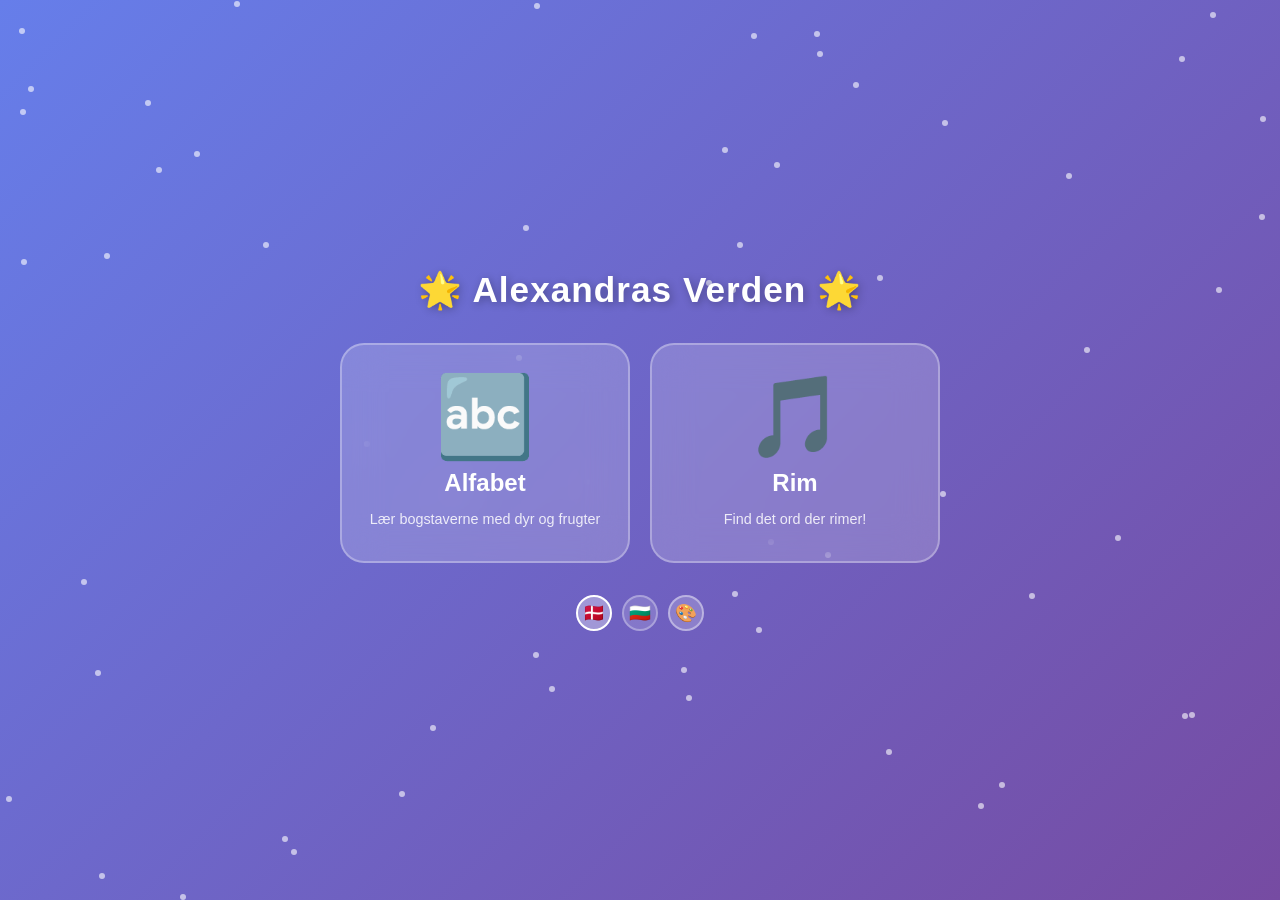
<file: index.html>
<!DOCTYPE html>
<html lang="da">
<head>
  <meta charset="UTF-8">
  <meta name="viewport" content="width=device-width, initial-scale=1.0">
  <title>Alexandras Verden 🌟</title>
  <link rel="stylesheet" href="style.css">
  <style>
    .launcher {
      display: flex;
      flex-direction: column;
      align-items: center;
      justify-content: center;
      flex: 1;
      gap: 32px;
      padding: 20px;
    }

    .launcher h1 {
      font-size: clamp(1.4rem, 5vw, 2.2rem);
      color: #fff;
      text-shadow: 2px 2px 8px rgba(0,0,0,0.3);
      letter-spacing: 1px;
      text-align: center;
    }

    .app-grid {
      display: grid;
      grid-template-columns: 1fr 1fr;
      gap: 20px;
      width: 100%;
      max-width: 600px;
    }

    .app-card {
      background: rgba(255,255,255,0.18);
      backdrop-filter: blur(20px);
      border: 2px solid rgba(255,255,255,0.3);
      border-radius: 24px;
      padding: 32px 20px;
      text-align: center;
      cursor: pointer;
      text-decoration: none;
      color: white;
      transition: transform 0.2s, box-shadow 0.2s, background 0.2s;
      display: flex;
      flex-direction: column;
      align-items: center;
      gap: 12px;
    }

    .app-card:hover {
      transform: translateY(-8px) scale(1.03);
      box-shadow: 0 20px 40px rgba(0,0,0,0.25);
      background: rgba(255,255,255,0.28);
    }

    .app-card:active { transform: scale(0.97); }

    .app-icon  { font-size: clamp(3rem, 10vw, 5rem); line-height: 1; }
    .app-title { font-size: clamp(1.1rem, 3vw, 1.5rem); font-weight: 800; }
    .app-desc  { font-size: clamp(0.75rem, 2vw, 0.9rem); opacity: 0.85; line-height: 1.4; }

    @media (max-width: 400px) {
      .app-grid { grid-template-columns: 1fr; }
    }
  </style>
</head>
<body>

<div class="stars" id="stars"></div>

<div class="container">
  <div class="launcher">
    <h1 id="launcherTitle">🌟 Alexandras Verden 🌟</h1>

    <div class="app-grid">
      <a class="app-card" href="alphabet.html">
        <div class="app-icon">🔤</div>
        <div class="app-title" id="titleAlphabet">Alfabet</div>
        <div class="app-desc" id="descAlphabet">Lær bogstaverne med dyr og frugter</div>
      </a>
      <a class="app-card" href="rhyme.html">
        <div class="app-icon">🎵</div>
        <div class="app-title" id="titleRhyme">Rim</div>
        <div class="app-desc" id="descRhyme">Find det ord der rimer!</div>
      </a>
    </div>

    <div style="display:flex;gap:10px;align-items:center;">
      <button class="lang-btn active" data-lang="da">🇩🇰</button>
      <button class="lang-btn" data-lang="bg">🇧🇬</button>
      <button class="theme-toggle-btn" id="themeToggle" title="Tema">🎨</button>
      <div class="theme-popup" id="themePicker"></div>
    </div>
  </div>
</div>

<script>
  // Stars
  const starsEl = document.getElementById('stars');
  for (let i = 0; i < 60; i++) {
    const s = document.createElement('div');
    s.className = 'star';
    s.style.left = Math.random() * 100 + 'vw';
    s.style.top  = Math.random() * 100 + 'vh';
    s.style.animationDelay = Math.random() * 3 + 's';
    s.style.animationDuration = (1.5 + Math.random() * 2) + 's';
    starsEl.appendChild(s);
  }

  // Themes
  const THEMES = [
    { a: '#667eea', b: '#764ba2' },
    { a: '#f7971e', b: '#e040a0' },
    { a: '#2193b0', b: '#6dd5ed' },
    { a: '#11998e', b: '#38ef7d' },
    { a: '#f953c6', b: '#b91d73' },
  ];

  function applyTheme(idx) {
    const t = THEMES[idx];
    document.body.style.background = `linear-gradient(135deg, ${t.a} 0%, ${t.b} 100%)`;
    document.querySelectorAll('.theme-dot').forEach((d, i) => d.classList.toggle('active', i === idx));
    localStorage.setItem('theme', idx);
  }

  const picker = document.getElementById('themePicker');
  THEMES.forEach((t, i) => {
    const dot = document.createElement('button');
    dot.className = 'theme-dot';
    dot.title = i;
    dot.style.background = `linear-gradient(135deg, ${t.a}, ${t.b})`;
    dot.addEventListener('click', () => { applyTheme(i); picker.classList.remove('open'); });
    picker.appendChild(dot);
  });
  applyTheme(parseInt(localStorage.getItem('theme') || '0', 10));

  const themeToggle = document.getElementById('themeToggle');
  themeToggle.addEventListener('click', () => {
    const isOpen = picker.classList.contains('open');
    picker.classList.toggle('open');
    if (!isOpen) {
      const rect = themeToggle.getBoundingClientRect();
      picker.style.top   = (rect.bottom + 8) + 'px';
      picker.style.right = (window.innerWidth - rect.right) + 'px';
    }
  });
  document.addEventListener('click', e => {
    if (!themeToggle.contains(e.target) && !picker.contains(e.target))
      picker.classList.remove('open');
  });

  // Language
  const STRINGS = {
    da: {
      launcher: '🌟 Alexandras Verden 🌟',
      titleAlphabet: 'Alfabet',
      descAlphabet: 'Lær bogstaverne med dyr og frugter',
      titleRhyme: 'Rim',
      descRhyme: 'Find det ord der rimer!',
    },
    bg: {
      launcher: '🌟 Светът на Александра 🌟',
      titleAlphabet: 'Азбука',
      descAlphabet: 'Научи буквите с животни и плодове',
      titleRhyme: 'Рими',
      descRhyme: 'Намери думата, която се римува!',
    },
  };

  function setLang(code) {
    localStorage.setItem('lang', code);
    document.documentElement.lang = code;
    const s = STRINGS[code];
    document.getElementById('launcherTitle').textContent = s.launcher;
    document.getElementById('titleAlphabet').textContent = s.titleAlphabet;
    document.getElementById('descAlphabet').textContent  = s.descAlphabet;
    document.getElementById('titleRhyme').textContent    = s.titleRhyme;
    document.getElementById('descRhyme').textContent     = s.descRhyme;
    document.querySelectorAll('.lang-btn').forEach(b =>
      b.classList.toggle('active', b.dataset.lang === code));
  }

  document.querySelectorAll('.lang-btn').forEach(btn =>
    btn.addEventListener('click', () => setLang(btn.dataset.lang)));

  setLang(localStorage.getItem('lang') || 'da');
</script>
</body>
</html>
</file>
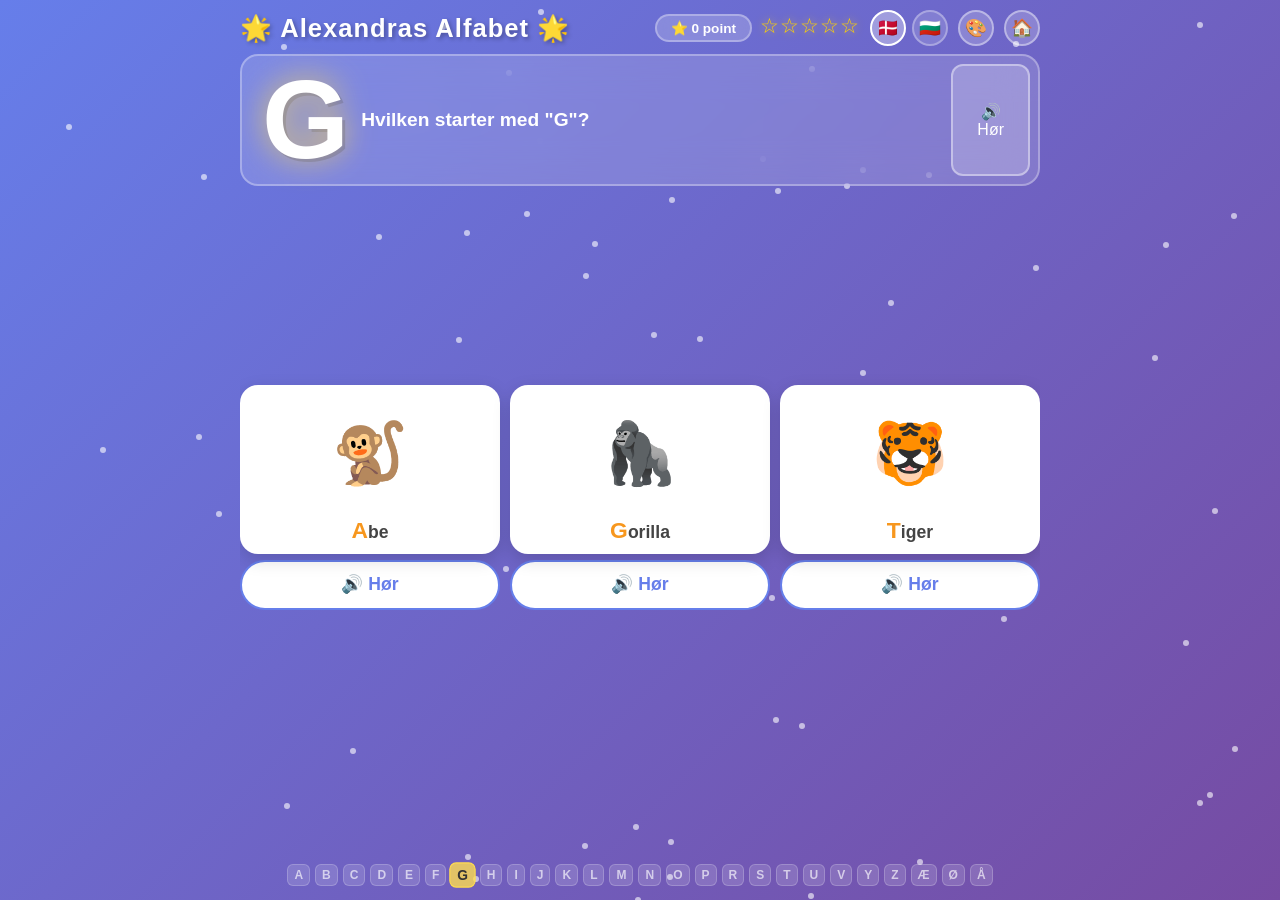
<file: alphabet.html>
<!DOCTYPE html>
<html lang="da">
<head>
  <meta charset="UTF-8">
  <meta name="viewport" content="width=device-width, initial-scale=1.0">
  <title>Alexandras Alfabet Eventyr 🌟</title>
  <link rel="stylesheet" href="style.css">
</head>
<body>

<div class="stars" id="stars"></div>
<div class="confetti-container" id="confetti"></div>
<div class="milestone-overlay" id="milestone"></div>

<div class="container">
  <header>
    <h1 id="appTitle">🌟 Alexandras Alfabet 🌟</h1>
    <div style="display:flex;align-items:center;gap:10px;flex-shrink:0;">
      <div class="score-bar">
        <div class="score-chip">⭐ <span id="score">0</span> <span id="pointsLabel">point</span></div>
        <div class="streak-stars" id="streakStars">☆☆☆☆☆</div>
      </div>
      <div style="display:flex;gap:6px;align-items:center;flex-shrink:0;">
        <button class="lang-btn active" data-lang="da">🇩🇰</button>
        <button class="lang-btn" data-lang="bg">🇧🇬</button>
      </div>
      <button class="theme-toggle-btn" id="themeToggle" title="Vælg farvetema">🎨</button>
      <div class="theme-popup" id="themePicker"></div>
      <a href="index.html" class="back-btn" title="Hjem">🏠</a>
    </div>
  </header>

  <div class="question-card">
    <div class="letter-display" id="letterDisplay" title="Tryk for at høre bogstavet">A</div>
    <div class="question-right">
      <div class="question-text" id="questionText">Hvilken starter med "A"?</div>
    </div>
    <button class="hint-btn" id="hintBtn" onclick="playLetter()">🔊<br>Hør</button>
  </div>

  <div class="choices" id="choices"></div>

  <div class="feedback" id="feedback"></div>
  <div class="alphabet-strip" id="alphabetStrip"></div>
</div>

<script src="app.js"></script>
</body>
</html>
</file>
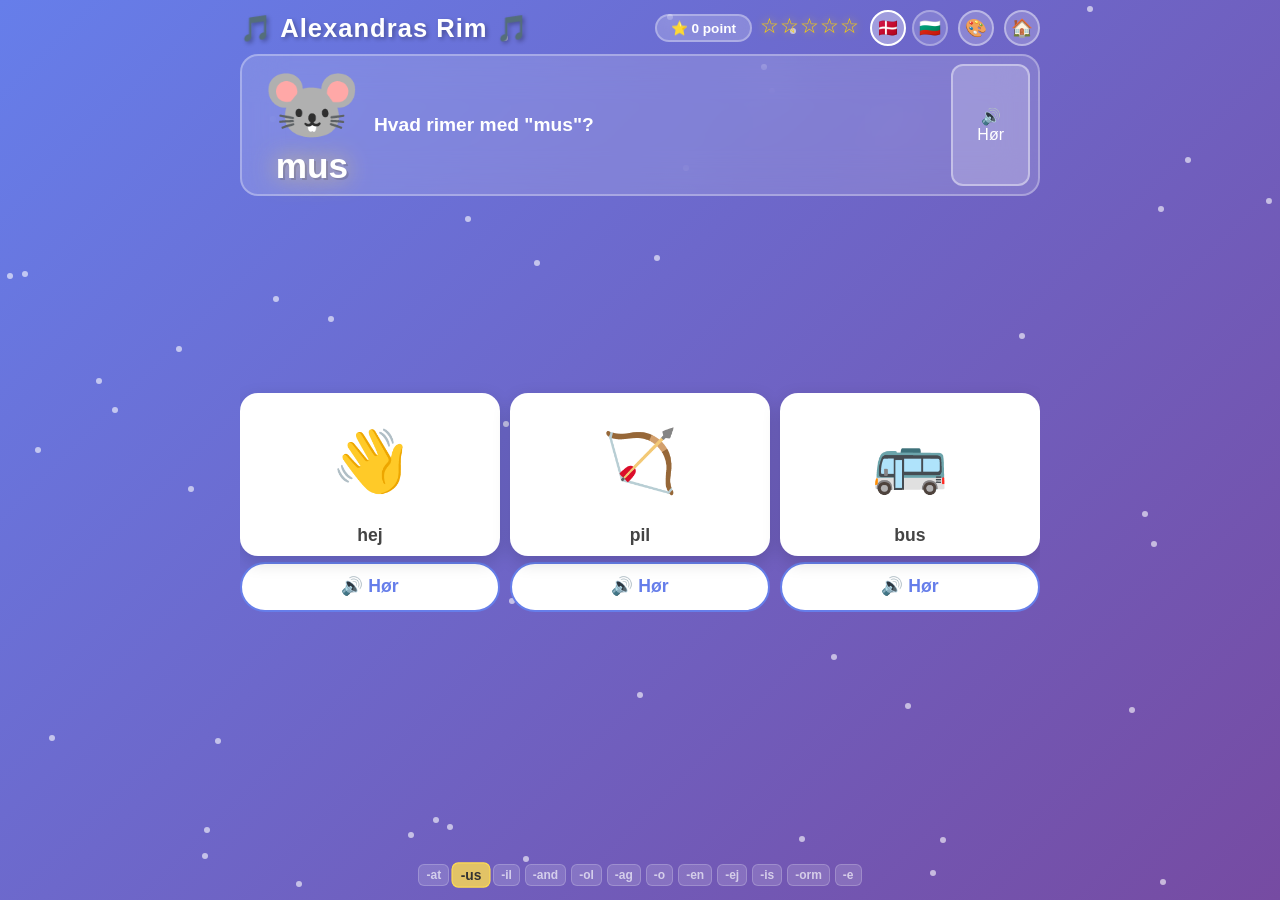
<file: rhyme.html>
<!DOCTYPE html>
<html lang="da">
<head>
  <meta charset="UTF-8">
  <meta name="viewport" content="width=device-width, initial-scale=1.0">
  <title>Alexandras Rim 🎵</title>
  <link rel="stylesheet" href="style.css">
  <style>
    .rhyme-question {
      display: flex;
      flex-direction: column;
      align-items: center;
      justify-content: center;
      gap: 2px;
      flex-shrink: 0;
      min-width: 90px;
    }

    .rhyme-q-emoji {
      font-size: clamp(3rem, 10vw, 5rem);
      line-height: 1;
    }

    .rhyme-q-word {
      font-size: clamp(1.4rem, 4.5vw, 2.2rem);
      font-weight: 900;
      color: #fff;
      text-shadow: 0 0 24px rgba(255,220,80,0.8), 2px 2px 0 rgba(0,0,0,0.15);
    }

    .rhyme-strip {
      display: flex;
      flex-wrap: wrap;
      justify-content: center;
      gap: 5px;
      flex-shrink: 0;
      padding: 4px 2px;
    }

    .rhyme-chip {
      background: rgba(255,255,255,0.15);
      color: rgba(255,255,255,0.65);
      border-radius: 6px;
      padding: 3px 7px;
      font-size: 0.75rem;
      font-weight: bold;
      border: 1px solid rgba(255,255,255,0.2);
    }

    .rhyme-chip.done {
      background: rgba(100,220,100,0.4);
      color: white;
      border-color: rgba(100,220,100,0.6);
    }

    .rhyme-chip.current {
      background: rgba(255,220,80,0.8);
      color: #333;
      border-color: rgba(255,220,80,1);
      transform: scale(1.15);
    }

    @media (max-width: 480px) {
      .rhyme-chip { font-size: 0.65rem; padding: 2px 5px; }
      .rhyme-question { min-width: 70px; }
    }
  </style>
</head>
<body>

<div class="stars" id="stars"></div>
<div class="confetti-container" id="confetti"></div>
<div class="milestone-overlay" id="milestone"></div>

<div class="container">
  <header>
    <h1 id="appTitle">🎵 Alexandras Rim 🎵</h1>
    <div style="display:flex;align-items:center;gap:10px;flex-shrink:0;">
      <div class="score-bar">
        <div class="score-chip">⭐ <span id="score">0</span> <span id="pointsLabel">point</span></div>
        <div class="streak-stars" id="streakStars">☆☆☆☆☆</div>
      </div>
      <div style="display:flex;gap:6px;align-items:center;flex-shrink:0;">
        <button class="lang-btn active" data-lang="da">🇩🇰</button>
        <button class="lang-btn" data-lang="bg">🇧🇬</button>
      </div>
      <button class="theme-toggle-btn" id="themeToggle" title="Vælg farvetema">🎨</button>
      <div class="theme-popup" id="themePicker"></div>
      <a href="index.html" class="back-btn" title="Hjem">🏠</a>
    </div>
  </header>

  <div class="question-card">
    <div class="rhyme-question">
      <span class="rhyme-q-emoji" id="questionEmoji">🐱</span>
      <span class="rhyme-q-word"  id="questionWord">kat</span>
    </div>
    <div class="question-right">
      <div class="question-text" id="questionText">Hvad rimer med "kat"?</div>
    </div>
    <button class="hint-btn" id="hintBtn">🔊<br>Hør</button>
  </div>

  <div class="choices" id="choices"></div>

  <div class="feedback" id="feedback"></div>
  <div class="rhyme-strip" id="rhymeStrip"></div>
</div>

<script src="rhyme.js"></script>
</body>
</html>
</file>
<file: style.css>
* { box-sizing: border-box; margin: 0; padding: 0; }

:root {
  --grad-a: #667eea;
  --grad-b: #764ba2;
}

body {
  font-family: 'Segoe UI', Tahoma, Geneva, Verdana, sans-serif;
  background: linear-gradient(135deg, var(--grad-a) 0%, var(--grad-b) 100%);
  height: 100dvh;
  display: flex;
  flex-direction: column;
  align-items: center;
  padding: 10px 16px;
  transition: background 0.4s ease;
}

.stars {
  position: fixed;
  top: 0; left: 0;
  width: 100%; height: 100%;
  pointer-events: none;
  z-index: 0;
}

.star {
  position: absolute;
  width: 6px; height: 6px;
  background: white;
  border-radius: 50%;
  animation: twinkle 2s infinite alternate;
  opacity: 0.6;
}

@keyframes twinkle {
  from { opacity: 0.2; transform: scale(0.8); }
  to   { opacity: 0.9; transform: scale(1.2); }
}

.container {
  position: relative;
  z-index: 1;
  width: 100%;
  max-width: 800px;
  height: 100%;
  display: flex;
  flex-direction: column;
  gap: 8px;
  overflow: hidden;
}

header {
  display: flex;
  align-items: center;
  justify-content: space-between;
  flex-shrink: 0;
  flex-wrap: wrap;
  gap: 8px;
  width: 100%;
}

header h1 {
  font-size: clamp(1rem, 3.5vw, 1.6rem);
  color: #fff;
  text-shadow: 2px 2px 4px rgba(0,0,0,0.3);
  letter-spacing: 1px;
  white-space: nowrap;
}

.score-bar {
  display: flex;
  gap: 8px;
  flex-shrink: 0;
}

.score-chip {
  background: rgba(255,255,255,0.2);
  border-radius: 50px;
  padding: 4px 14px;
  color: white;
  font-size: 0.85rem;
  font-weight: bold;
  backdrop-filter: blur(10px);
  border: 2px solid rgba(255,255,255,0.3);
  white-space: nowrap;
}

.question-card {
  background: rgba(255,255,255,0.15);
  backdrop-filter: blur(20px);
  border-radius: 18px;
  border: 2px solid rgba(255,255,255,0.3);
  padding: 8px 8px 8px 20px;
  flex-shrink: 0;
  display: flex;
  align-items: stretch;
  gap: 12px;
}

.question-label {
  display: none;
}

.letter-display {
  font-size: clamp(4.5rem, 13vw, 7rem);
  font-weight: 900;
  color: #fff;
  text-shadow: 0 0 30px rgba(255,220,80,0.8), 3px 3px 0 rgba(0,0,0,0.15);
  line-height: 1;
  cursor: pointer;
  transition: transform 0.15s;
  user-select: none;
  display: inline-block;
  flex-shrink: 0;
}

.letter-display:hover  { transform: scale(1.08); }
.letter-display:active { transform: scale(0.95); }

.question-right {
  flex: 1;
  display: flex;
  align-items: center;
}

.question-text {
  color: white;
  font-size: clamp(0.9rem, 2.5vw, 1.2rem);
  font-weight: 600;
}

.hint-btn {
  background: rgba(255,255,255,0.2);
  border: 2px solid rgba(255,255,255,0.4);
  border-radius: 12px;
  color: white;
  padding: 0 24px;
  font-size: 1rem;
  cursor: pointer;
  transition: background 0.2s;
  display: flex;
  flex-direction: column;
  align-items: center;
  justify-content: center;
  gap: 4px;
  align-self: stretch;
  white-space: nowrap;
  flex-shrink: 0;
  min-width: 72px;
}

.hint-btn:hover { background: rgba(255,255,255,0.35); }

.choices {
  display: grid;
  grid-template-columns: repeat(3, 1fr);
  gap: 10px;
  flex: 1;
  min-height: 0;
  align-content: center;
}

/* Always keep 3 columns — never stack on mobile */
@media (max-width: 480px) {
  header h1      { font-size: 1rem; flex: 0 0 100%; text-align: center; }
  header > div   { flex: 0 0 100%; justify-content: center; }
  .question-card { gap: 8px; padding: 6px 12px; }
  .letter-display { font-size: 4rem; }
  .question-text { font-size: 0.85rem; }
  .hint-btn      { font-size: 0.8rem; padding: 0 12px; }
  .choice-wrapper { gap: 4px; }
  .choice-btn    { gap: 6px; padding: 12px 6px 8px; border-radius: 14px; }
  .choice-media  { height: 80px; }
  .choice-emoji  { font-size: 2.2rem; }
  .choice-name   { font-size: 0.8rem; }
  .choice-type   { display: none; }
  .sound-btn     { font-size: 1rem; min-width: 90px; min-height: 46px; padding: 10px 16px; }
  .feedback-msg  { font-size: 0.9rem; }
  .next-btn      { font-size: 0.85rem; padding: 6px 16px; }
}

.choice-btn {
  background: white;
  border: none;
  border-radius: 18px;
  padding: 14px 8px 10px;
  cursor: pointer;
  transition: transform 0.15s, box-shadow 0.15s, background 0.2s;
  box-shadow: 0 6px 18px rgba(0,0,0,0.15);
  display: flex;
  flex-direction: column;
  align-items: center;
  justify-content: center;
  gap: 8px;
  position: relative;
  overflow: hidden;
  width: 100%;
}

.choice-btn:not(:disabled):hover {
  transform: translateY(-6px) scale(1.03);
  box-shadow: 0 16px 32px rgba(0,0,0,0.2);
}

.choice-btn:not(:disabled):active { transform: scale(0.96); }

.choice-wrapper {
  display: flex;
  flex-direction: column;
  gap: 6px;
}

.choice-wrapper.correct .choice-btn {
  background: linear-gradient(135deg, #56ab2f, #a8e063);
  animation: pop 0.4s ease;
}

.choice-wrapper.wrong .choice-btn {
  background: linear-gradient(135deg, #ff6b6b, #ffa07a);
  animation: shake 0.4s ease;
}

.choice-btn:disabled { pointer-events: none; }

@keyframes pop {
  0%   { transform: scale(1); }
  40%  { transform: scale(1.2); }
  100% { transform: scale(1); }
}

@keyframes shake {
  0%,100% { transform: translateX(0); }
  20%     { transform: translateX(-8px); }
  40%     { transform: translateX(8px); }
  60%     { transform: translateX(-6px); }
  80%     { transform: translateX(6px); }
}

.choice-name {
  font-size: clamp(0.8rem, 2vw, 1.1rem);
  font-weight: 700;
  color: #444;
}

.choice-type {
  font-size: 0.65rem;
  color: #999;
  text-transform: uppercase;
  letter-spacing: 1px;
}

.sound-btn {
  background: #fff;
  border: 2px solid #667eea;
  border-radius: 50px;
  padding: 12px 22px;
  font-size: 1.1rem;
  color: #667eea;
  font-weight: 700;
  cursor: pointer;
  transition: background 0.2s, border-color 0.2s;
  min-width: 100px;
  min-height: 50px;
  display: flex;
  align-items: center;
  justify-content: center;
  gap: 5px;
}

.sound-btn:active { background: rgba(102,126,234,0.12); }

.choice-wrapper.correct .sound-btn { color: #2d6a0f; border-color: #56ab2f; }
.choice-wrapper.wrong   .sound-btn { color: #7a1a1a; border-color: #ff6b6b; }

.first-letter {
  color: #f7971e;
  font-size: 1.3em;
  font-weight: 900;
}

.choice-media {
  width: 100%;
  height: 110px;
  display: flex;
  align-items: center;
  justify-content: center;
  flex-shrink: 0;
  border-radius: 14px;
  overflow: hidden;
}

.choice-media.loading {
  background: rgba(0,0,0,0.07);
  animation: pulse 1.2s ease-in-out infinite;
}

@keyframes pulse {
  0%, 100% { opacity: 0.4; }
  50%      { opacity: 0.9; }
}

.choice-img {
  width: 100%;
  height: 100%;
  object-fit: cover;
  border-radius: 14px;
}

.choice-emoji {
  font-size: clamp(2.2rem, 8vw, 3.8rem);
  line-height: 1;
}

.theme-toggle-btn {
  background: rgba(255,255,255,0.2);
  border: 2px solid rgba(255,255,255,0.4);
  border-radius: 50%;
  width: 36px;
  height: 36px;
  font-size: 1.1rem;
  cursor: pointer;
  display: flex;
  align-items: center;
  justify-content: center;
  flex-shrink: 0;
  position: relative;
  transition: background 0.2s;
}

.theme-toggle-btn:hover { background: rgba(255,255,255,0.35); }

.back-btn {
  background: rgba(255,255,255,0.2);
  border: 2px solid rgba(255,255,255,0.4);
  border-radius: 50%;
  width: 36px;
  height: 36px;
  font-size: 1.1rem;
  cursor: pointer;
  display: flex;
  align-items: center;
  justify-content: center;
  flex-shrink: 0;
  text-decoration: none;
  transition: background 0.2s;
}

.back-btn:hover { background: rgba(255,255,255,0.35); }

.lang-btn {
  background: rgba(255,255,255,0.15);
  border: 2px solid rgba(255,255,255,0.3);
  border-radius: 50px;
  width: 36px;
  height: 36px;
  font-size: 1.1rem;
  cursor: pointer;
  display: flex;
  align-items: center;
  justify-content: center;
  flex-shrink: 0;
  transition: background 0.2s, border-color 0.2s;
}

.lang-btn.active {
  background: rgba(255,255,255,0.35);
  border-color: white;
}

.theme-popup {
  display: none;
  position: fixed;
  background: rgba(30,20,60,0.92);
  backdrop-filter: blur(16px);
  border: 2px solid rgba(255,255,255,0.25);
  border-radius: 16px;
  padding: 12px 14px;
  gap: 10px;
  flex-wrap: wrap;
  z-index: 100;
  width: max-content;
}

.theme-popup.open { display: flex; }

.theme-dot {
  width: 26px;
  height: 26px;
  border-radius: 50%;
  border: 3px solid transparent;
  cursor: pointer;
  transition: transform 0.15s, border-color 0.15s;
  flex-shrink: 0;
}

.theme-dot:hover   { transform: scale(1.2); }
.theme-dot.active  { border-color: white; transform: scale(1.15); }

.alphabet-strip {
  display: flex;
  flex-wrap: wrap;
  justify-content: center;
  gap: 5px;
  flex-shrink: 0;
  padding: 4px 2px;
}

.alpha-chip {
  background: rgba(255,255,255,0.15);
  color: rgba(255,255,255,0.65);
  border-radius: 6px;
  padding: 3px 6px;
  font-size: 0.75rem;
  font-weight: bold;
  border: 1px solid rgba(255,255,255,0.2);
}

.alpha-chip.done {
  background: rgba(100,220,100,0.4);
  color: white;
  border-color: rgba(100,220,100,0.6);
}

.alpha-chip.current {
  background: rgba(255,220,80,0.8);
  color: #333;
  border-color: rgba(255,220,80,1);
  transform: scale(1.15);
}

@media (max-width: 480px) {
  .alpha-chip { font-size: 0.65rem; padding: 2px 5px; }
}

.feedback {
  text-align: center;
  min-height: 44px;
  flex-shrink: 0;
  display: flex;
  align-items: center;
  justify-content: center;
}

.feedback-msg {
  font-size: clamp(1rem, 3vw, 1.4rem);
  font-weight: 800;
  color: white;
  text-shadow: 2px 2px 4px rgba(0,0,0,0.2);
  animation: fadeIn 0.3s ease;
}

@keyframes fadeIn {
  from { opacity: 0; transform: translateY(10px); }
  to   { opacity: 1; transform: translateY(0); }
}

.next-btn {
  display: inline-block;
  margin-left: 12px;
  background: linear-gradient(135deg, #f7971e, #ffd200);
  border: none;
  border-radius: 50px;
  color: #333;
  font-size: 1rem;
  font-weight: 800;
  padding: 8px 24px;
  cursor: pointer;
  box-shadow: 0 4px 14px rgba(255,180,0,0.4);
  transition: transform 0.15s, box-shadow 0.15s;
  letter-spacing: 1px;
  vertical-align: middle;
}

.next-btn:hover {
  transform: translateY(-3px);
  box-shadow: 0 10px 28px rgba(255,180,0,0.5);
}

.confetti-container {
  position: fixed;
  top: 0; left: 0;
  width: 100%; height: 100%;
  pointer-events: none;
  z-index: 999;
}

.star-burst-piece {
  position: fixed;
  font-size: 1.8rem;
  pointer-events: none;
  animation: starBurst linear forwards;
}

@keyframes starBurst {
  0%   { opacity: 1; transform: translate(0, 0) scale(0.3) rotate(0deg); }
  60%  { opacity: 1; }
  100% { opacity: 0; transform: translate(var(--tx), var(--ty)) scale(1.3) rotate(var(--rot)); }
}

.streak-stars {
  font-size: 1.3rem;
  letter-spacing: 1px;
  color: #ffd200;
  text-shadow: 0 0 8px rgba(255,210,0,0.8);
  transition: transform 0.2s;
}

.milestone-overlay {
  position: fixed;
  top: 0;
  left: 0;
  right: 0;
  display: flex;
  align-items: flex-start;
  justify-content: center;
  padding-top: 12px;
  pointer-events: none;
  z-index: 1000;
  opacity: 0;
}

.milestone-overlay.show {
  animation: milestoneAnim 1.8s ease forwards;
}

.milestone-text {
  font-size: clamp(2rem, 9vw, 4.5rem);
  font-weight: 900;
  color: #ffd200;
  text-shadow: 0 0 30px #ff9800, 0 0 60px rgba(255,210,0,0.8);
  text-align: center;
  line-height: 1.3;
}

@keyframes milestoneAnim {
  0%   { opacity: 0; transform: scale(0.3); }
  20%  { opacity: 1; transform: scale(1.1); }
  70%  { opacity: 1; transform: scale(1); }
  100% { opacity: 0; transform: scale(1.05); }
}
</file>
